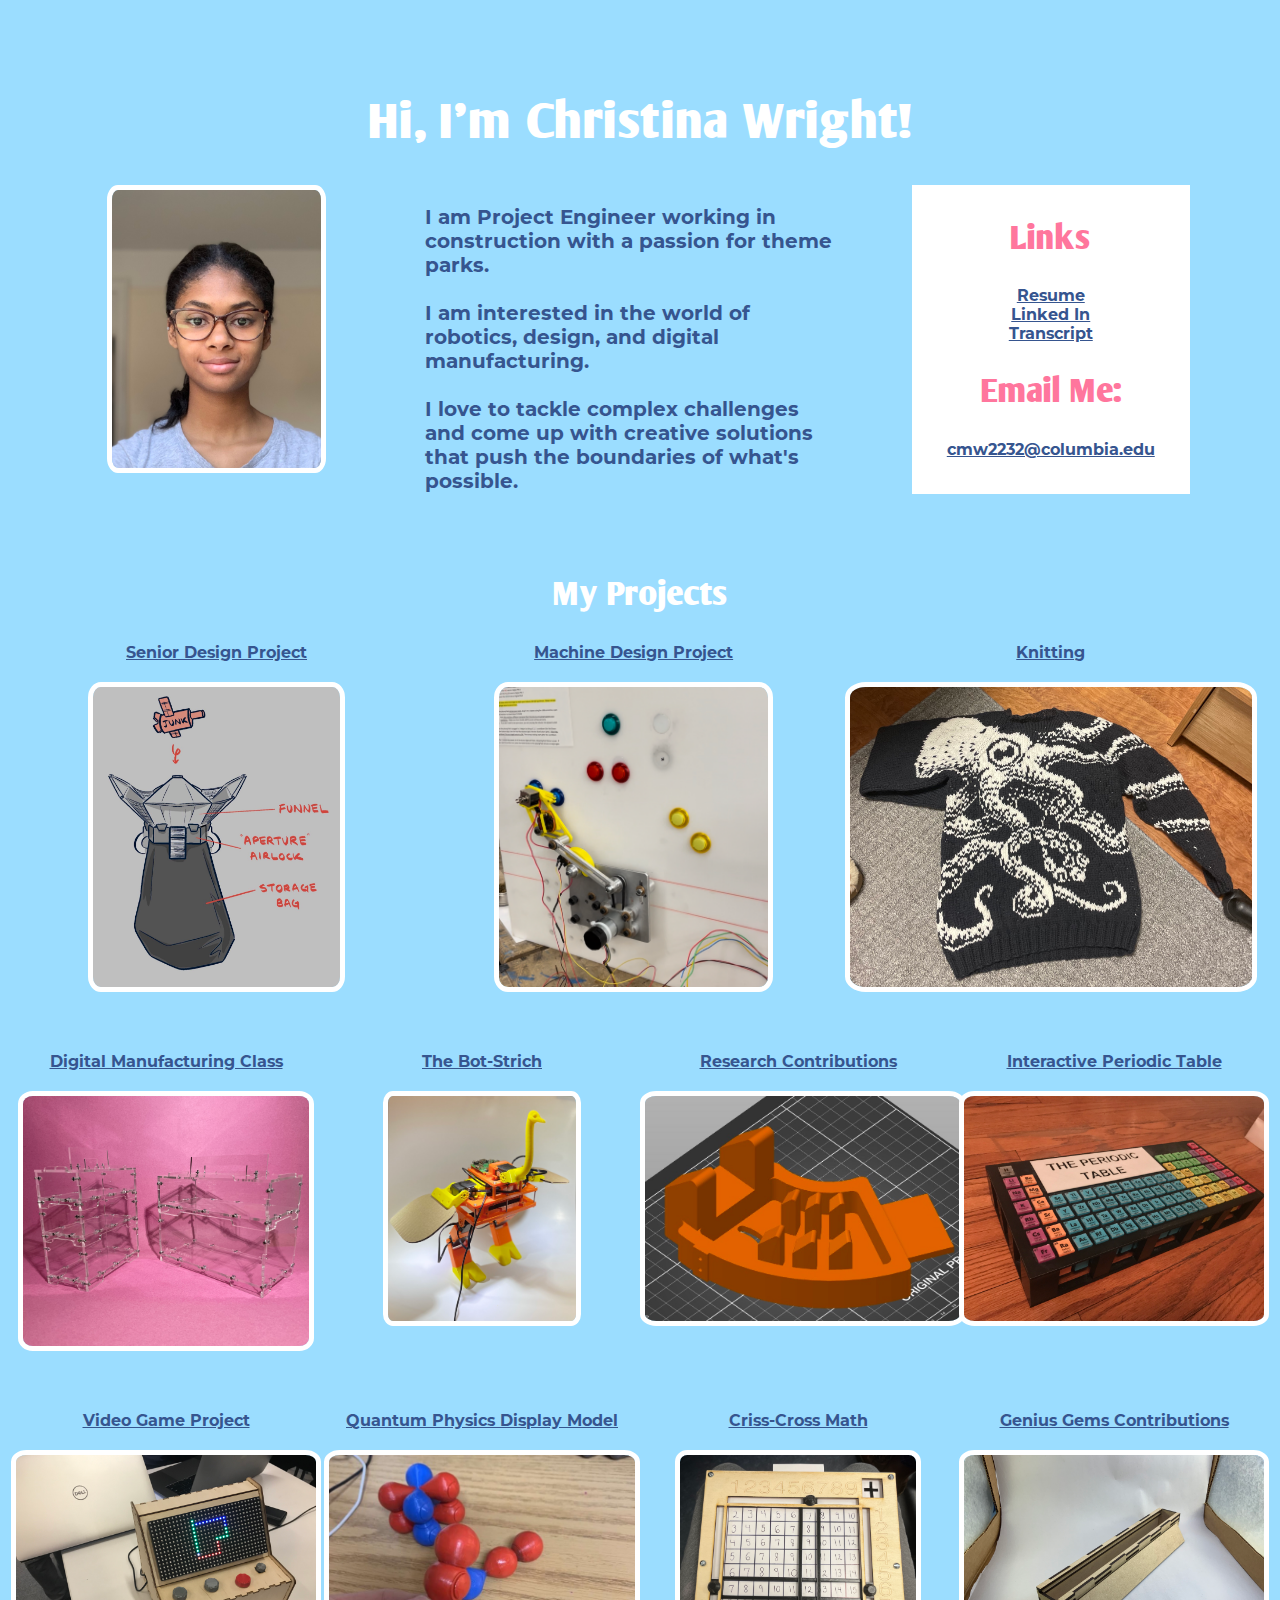
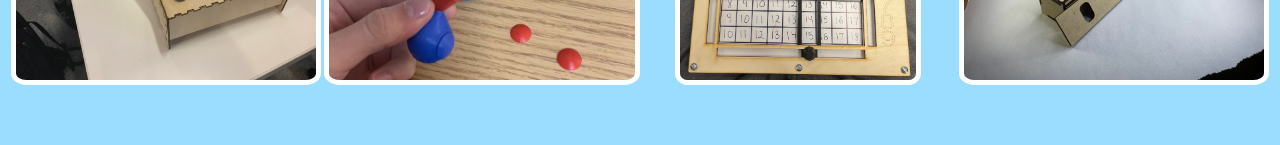
<file: index.html>
<!DOCTYPE html>
<html>
<head>
    <link type="text/css" rel="stylesheet" href="styles.css">
</head>

<style>
</style> 

<body>
    
    <div style="padding-top: 50px;">
        <h1>Hi, I'm Christina Wright!</h1>
    </div>

    <div class="row">
        <div class="column3">
            <img id="headshot" src="photos/headshot.jpg" width="50%" height="50%" />
        </div>
        
        <div class="column3">
            
            <p>I am Project Engineer working in construction with a passion for theme parks. <br>
                <br>I am  interested in the world of robotics, design, and digital 
                manufacturing. 
                <br><br>I love to tackle complex challenges and come up with 
                creative solutions that push the boundaries of what's possible.
            </p>
        </div>

        <div class="column3">
            <div class="box" style="width:50%;">
                <h2 style="color:#FF769d">Links</h2>
                <a href="docs/CWrightResume24.docx.pdf">Resume</a>
                <br>
                <a href="https://www.linkedin.com/in/christina-wright-4265b4177" URL>Linked In</a>
                <br>
                <a href="docs/CWright Transcript Final.pdf.pdf">Transcript</a>
                <h2 style="color:#FF769d">Email Me:</h2>
                <a href="mailto:cmw2232@columbia.edu? subject=I've seen your portfolio...">cmw2232@columbia.edu</a>
                
            </div>
        </div>
        
    </div>

   

    <div class="projects">
        <h2>My Projects</h2>
       <div class="row">
        <div class="column3">
            <a href="seniordesign.html">Senior Design Project</a>
            <a href="seniordesign.html"><img src="photos/senior design/Concept Sketch.jpg" style="height:300px; width:auto;"/></a>
        </div>
        <div class="column3">
            <a href="machine design.html">Machine Design Project</a>
            <a href="machine design.html"><img src="photos/machinedesign/LinkageFinal icon.jpg" style="height:300px; width:auto;"/></a>
        </div>
        
        <div class="column3">
            <a href="knitting.html">Knitting</a>
            <a href="knitting.html"><img src="photos/knitting/octofront.jpg"style="height:300px; width:auto;"/></a>


        </div>
        
        
       </div>
        <div class="row">
            
            <div class="column4">
                <a href="digitalmanufacturing.html">Digital Manufacturing Class</a>
                <a href="digitalmanufacturing.html"><img src="photos/digital manufacturing/Laser Cut Box.jpg" style="height:250px; width:auto;"/></a>
            </div>
            
            <div class="column4">
                <a href="botstrich.html">The Bot-Strich</a>
                <a href="botstrich.html"><img src="photos/final.jpg" /></a>
                
            </div>
            
            <div class="column4">
                <a href="cmresearch.html">Research Contributions</a>
                <a href="cmresearch.html"><img src="photos/research/version3.jpg" /></a>
            </div>
            <div class="column4">
                <a href="periodictable.html">Interactive Periodic Table</a>
                <a href="periodictable.html"><img src="photos/periodictable.jpg" /></a>
                
            </div>
        </div>
        <div class="row">
            
            <div class="column4">
                <a href="videogame.html">Video Game Project</a>
                <a href="videogame.html"><img src="photos/videogame/videogame.jpg" /></a>
                
            </div>
            <div class="column4">
                <a href="quantumphysics.html">Quantum Physics Display Model</a>
                <a href="quantumphysics.html"><img src="photos/atomicbonding/atomicbonding3.JPG" /></a>
                
            </div>
            
            <div class="column4">
                <a href="crisscrossmath.html">Criss-Cross Math</a>
                <a href="crisscrossmath.html"><img src="photos/crisscross.jpg" /></a>
                
            </div>

            <div class="column4">
                <a href="geniusgems.html">Genius Gems Contributions</a>
                <a href="geniusgems.html"><img src="photos/geniusgems/wandboxopen.jpeg" /></a>
                
             
            </div>
            
            
        </div>
    </div>
   
</body>
</html>
</file>
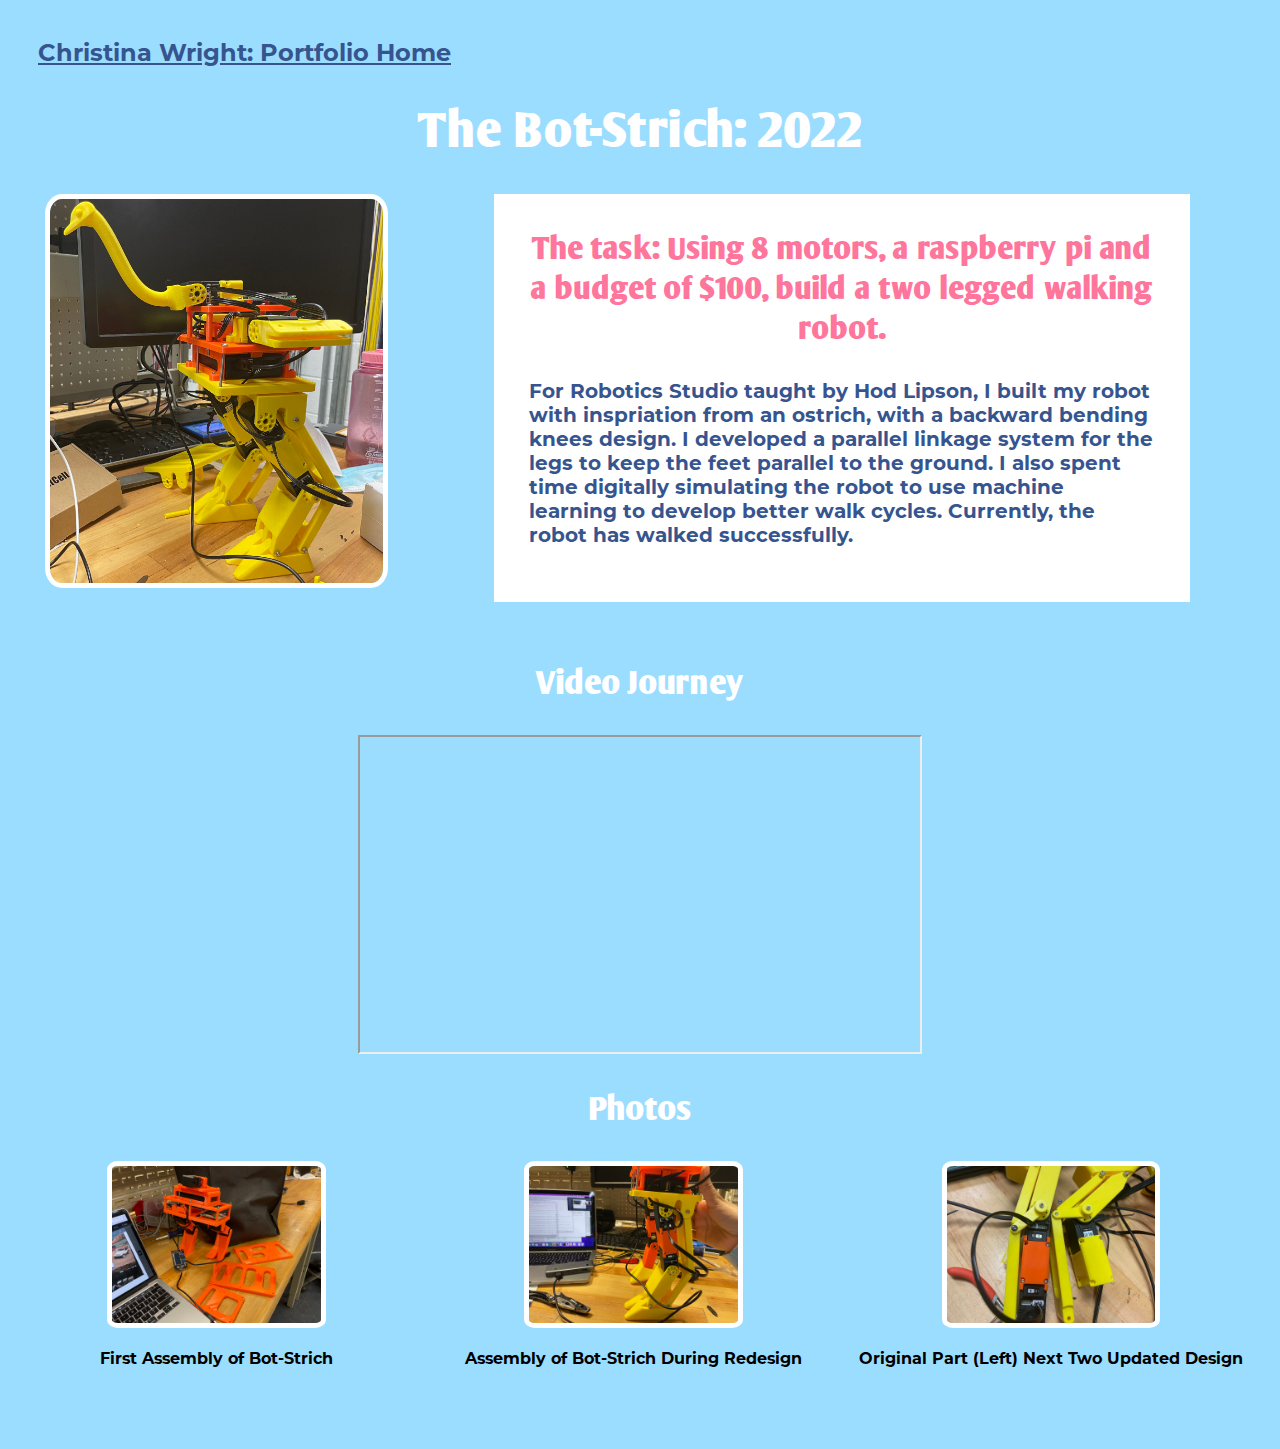
<file: botstrich.html>
<!DOCTYPE html>
<html>
<head>
    <link type="text/css" rel="stylesheet" href="styles.css">
</head>

<body>
    <nav>

        <a href="index.html">Christina Wright: Portfolio Home</a>
    </nav>

    <div>
        <h1>The Bot-Strich: 2022</h1>
    </div>
    
    <div class="row">

        <div class="column3"> 
            <img id="" src="photos/final design.jpg" width="80%" height="80%"/>    
        </div>

        <div class="column23">
            <div class="box" style="width:75%;">
                
                <h3>The task: Using 8 motors, a raspberry pi and a budget of $100, build 
                    a two legged walking robot.
                </h3>
                <p>For Robotics Studio taught by Hod Lipson,
                    I built my robot with inspriation from an ostrich,
                    with a backward bending knees design. I developed a parallel linkage
                    system for the legs to keep the feet parallel to the ground. I
                    also spent time digitally simulating the robot to use machine learning to develop 
                    better walk cycles. Currently, the robot has walked successfully. </p>
            </div>
        </div>

     </div>

     <div> 
        <h2>Video Journey</h2>      
        
    </div>
    <div >
        <iframe width="560" height="315" src="https://www.youtube.com/embed/MS786f2utjY" 
        title="YouTube video player"
        allow="accelerometer; autoplay; clipboard-write; encrypted-media; gyroscope; picture-in-picture" 
        allowfullscreen>
            mute=1
        </iframe>
    </div>
        
    
    
  

    <div> 
        <h2>Photos</h2>      
        
    </div>
    


        
    <div class="row">  
        <div class="column3">
              
            <img id="" src="photos/first_assembly.jpg" width="50%" height="50%" /> 
            <h4> First Assembly of Bot-Strich</h4>           
        </div>

        <div class="column3"> 
            <img id="" src="photos/second_assembly.jpg" width="50%" height="50%" />
            <h4>Assembly of Bot-Strich During Redesign</h4>
            
        </div>

        <div class="column3"> 
            <img id="" src="photos/shin_update.jpg" width="50%" height="50%" />
            <h4>Original Part (Left) Next Two Updated Design</h4>
            
        </div>
    </div>
   
</body>
</file>
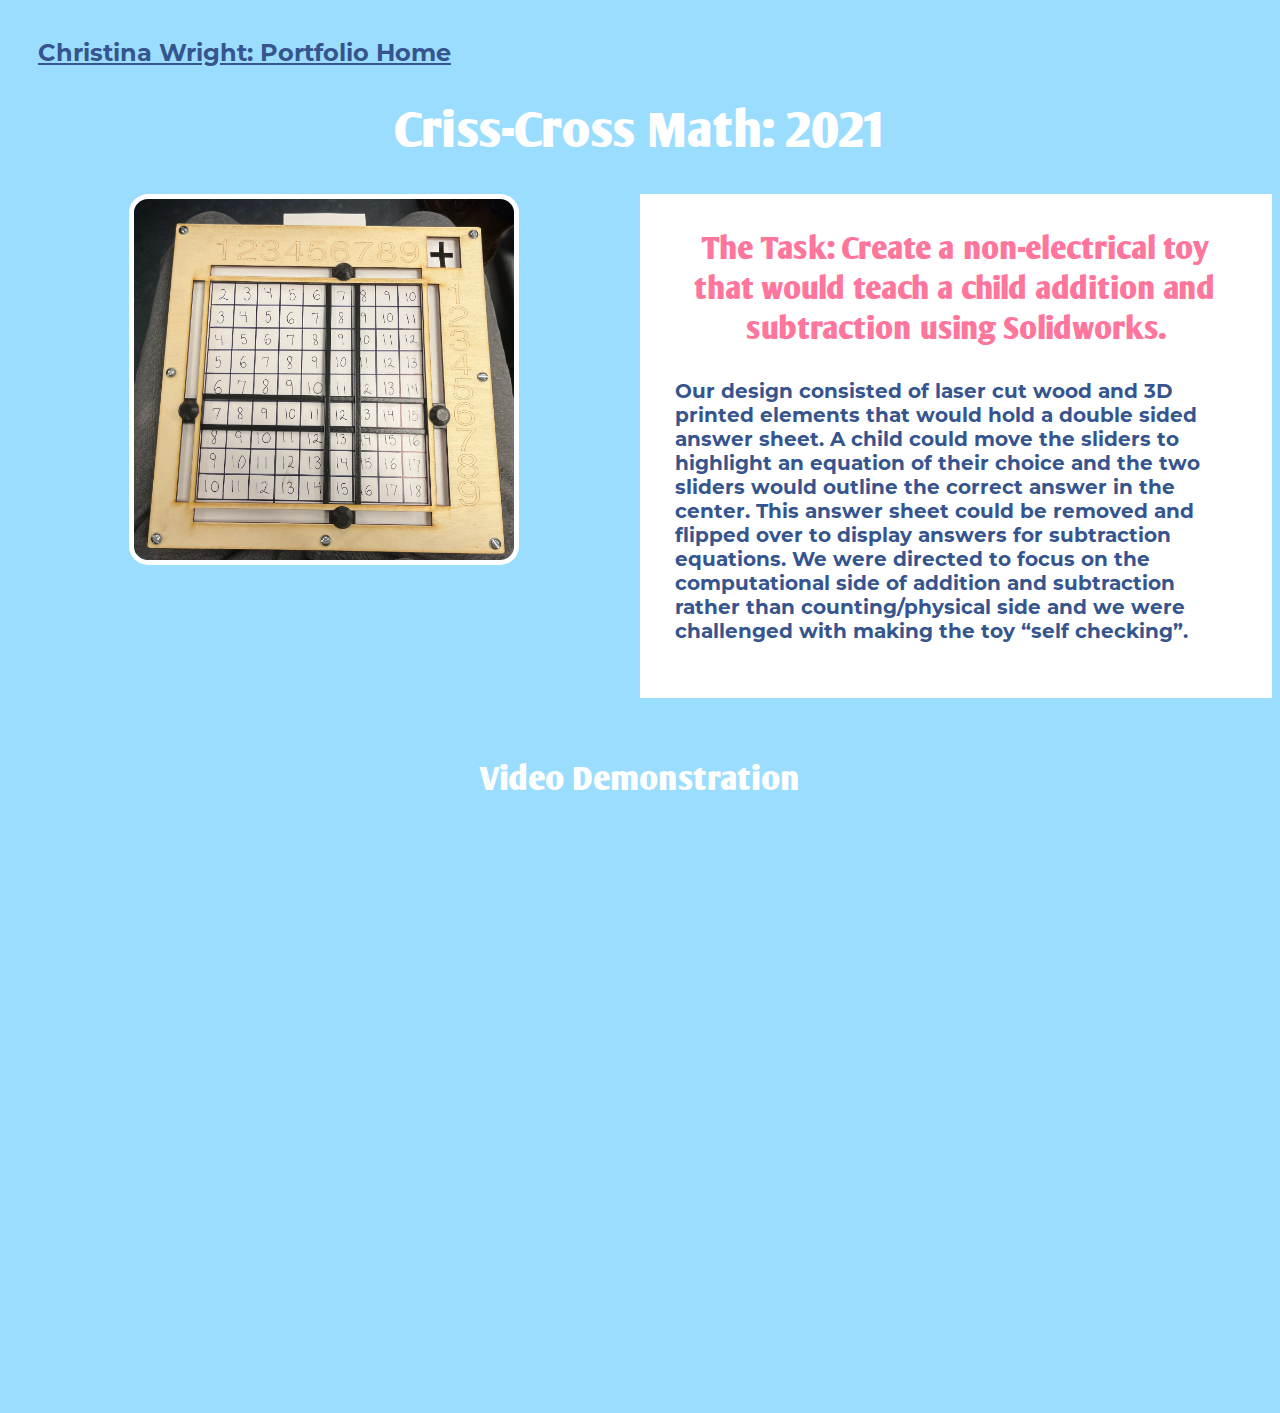
<file: crisscrossmath.html>
<!DOCTYPE html>
<html>
<head>
    <link type="text/css" rel="stylesheet" href="styles.css">
</head>

<body>
    <nav>

        <a href="index.html">Christina Wright: Portfolio Home</a>
    </nav>
    <div>
        <h1>Criss-Cross Math: 2021</h1>
    </div>
    
    <div class="row">
            <div class="column">
                <img id="" src="photos/crisscross.jpg" width="60%" height="60%" />
            </div>
            <div class="column">
                <div class="box">
                    <h3>
                        The Task: Create a 
                        non-electrical toy that would teach a child addition 
                        and subtraction using Solidworks. 

                    </h3>
                    <p>
                        Our design consisted of laser cut wood and 3D printed 
                        elements that would hold a double sided answer sheet. 
                        A child could move the sliders to highlight an equation 
                        of their choice and the two sliders would outline the 
                        correct answer in the center. This answer sheet could 
                        be removed and flipped over to display answers for 
                        subtraction equations. We were directed to focus on 
                        the computational side of addition and subtraction 
                        rather than counting/physical side and we were 
                        challenged with making the toy “self checking”.

                    </p>
                </div>
            </div>
    </div>
    <div>
        <h2>
            Video Demonstration
        </h2>
        
    </div>
    <div>
        <iframe width="320" height="548" 
        src="https://www.youtube.com/embed/jI9a30kFdfA" 
        title="Criss Cross Math Demonstration" frameborder="0" 
        allow="accelerometer; autoplay; clipboard-write; encrypted-media; 
        gyroscope; picture-in-picture" allowfullscreen></iframe>
    </div>
</body>
</file>
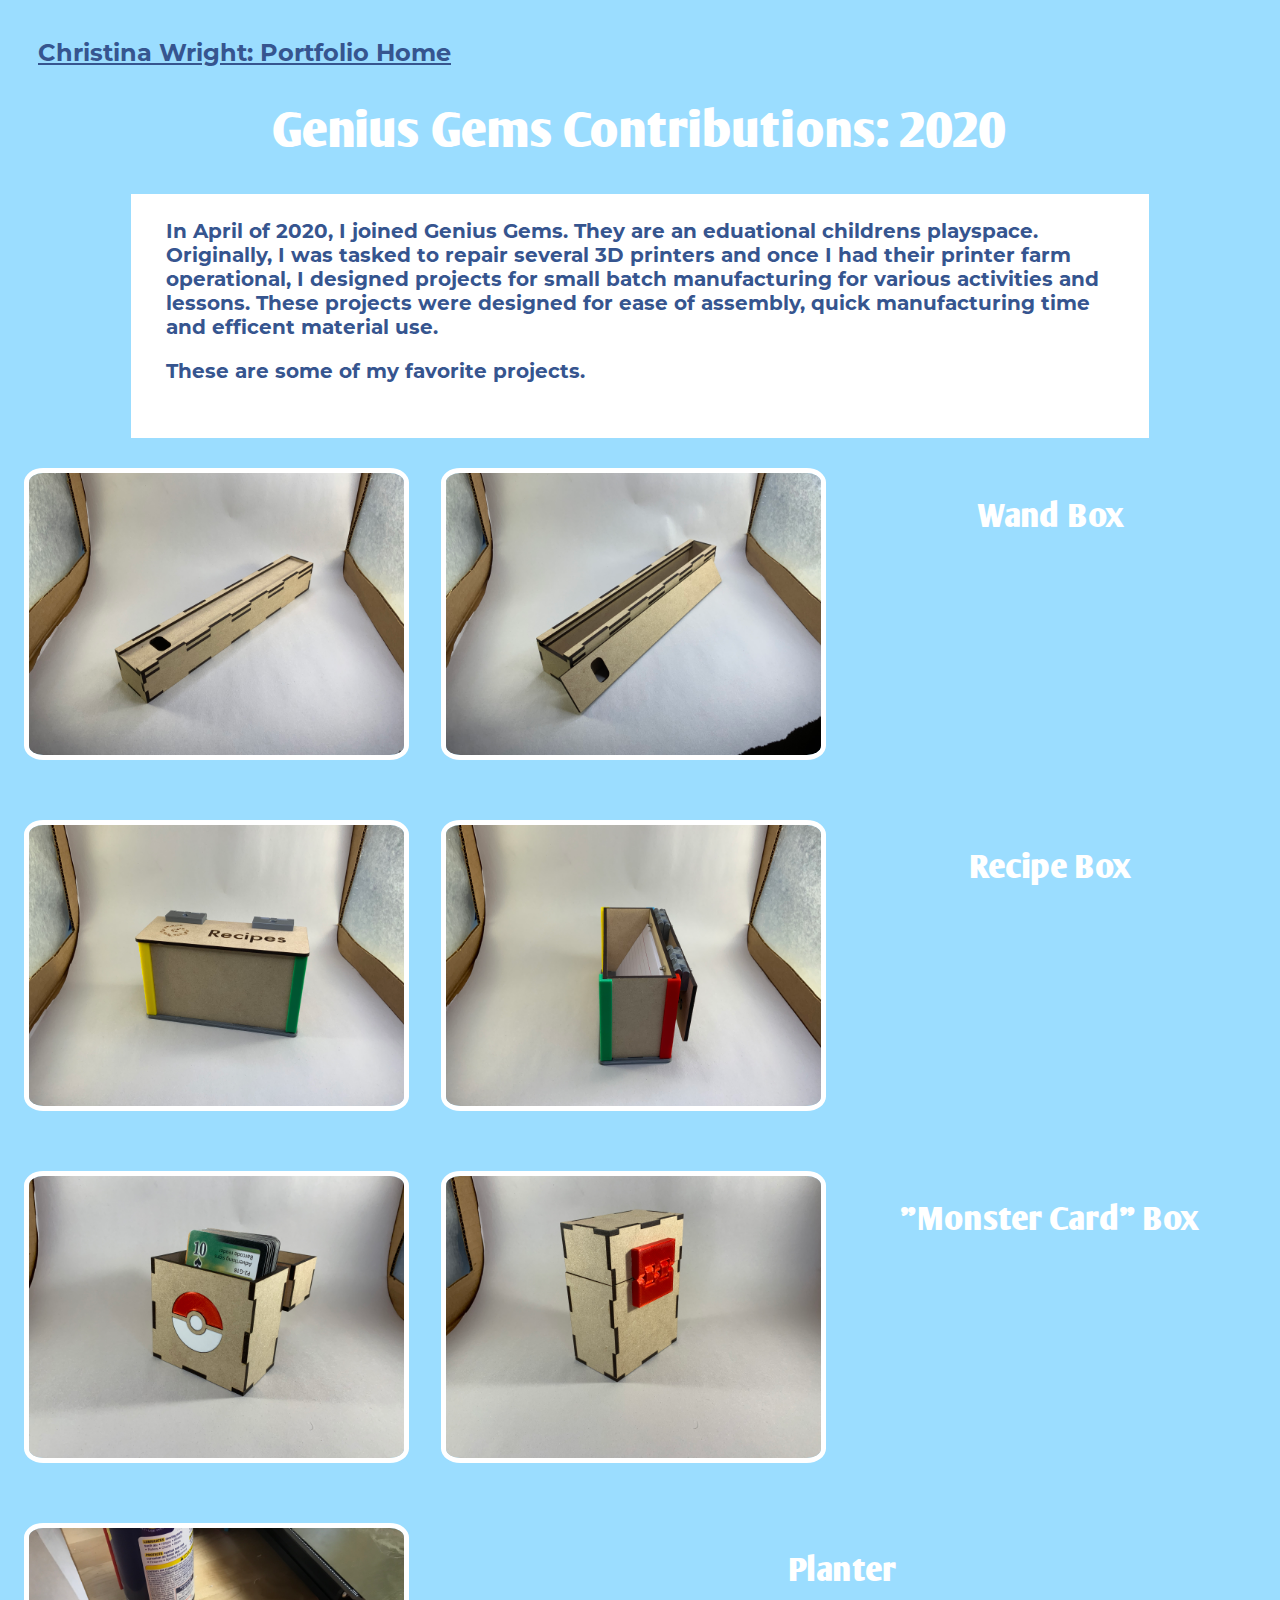
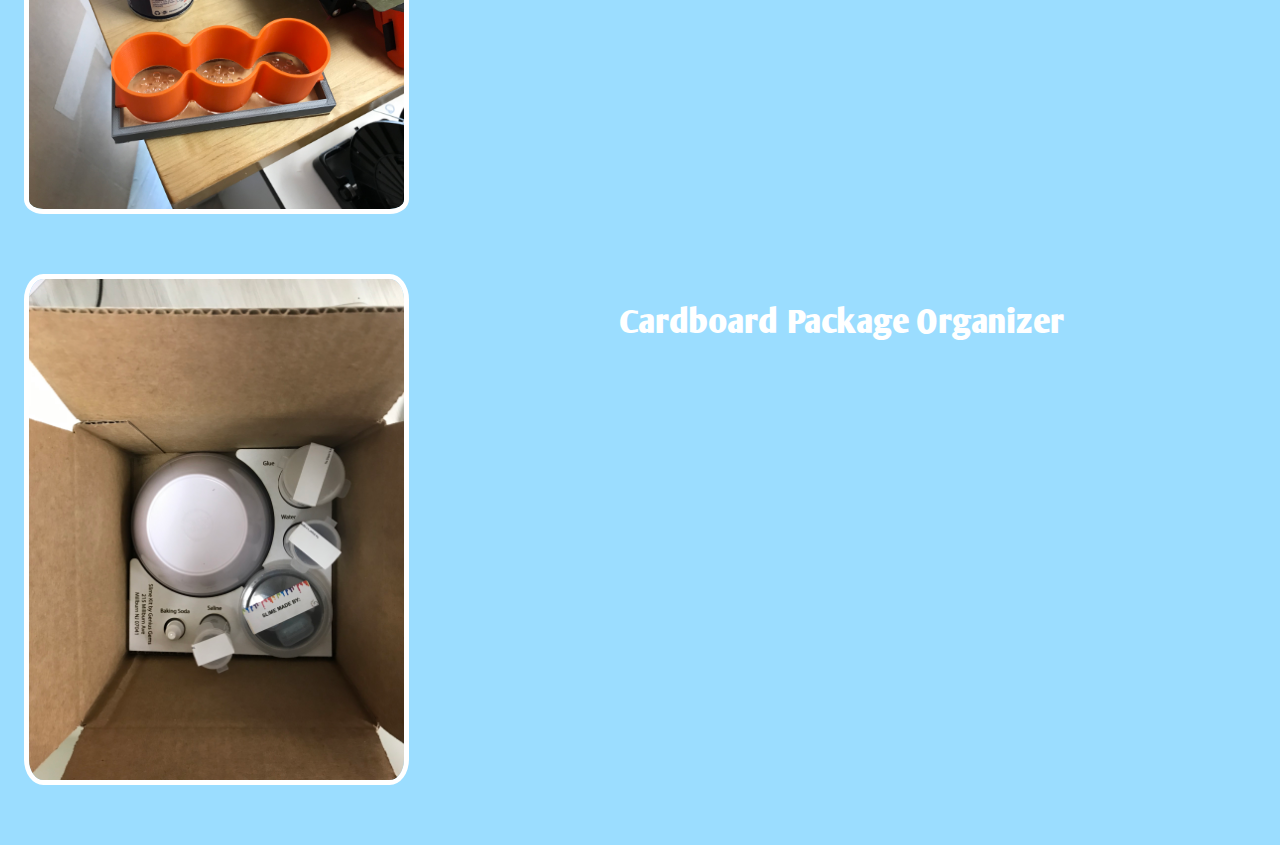
<file: geniusgems.html>
<!DOCTYPE html>
<html>
<head>
    <link type="text/css" rel="stylesheet" href="styles.css">
</head>

<body>
    <nav>
        <a href="index.html">Christina Wright: Portfolio Home</a>
    </nav>
    
    <div>
        <h1>Genius Gems Contributions: 2020</h1>
    </div>
    <div>
        <div class="box" style="width:75%;">
            <p>
                In April of 2020, I joined Genius Gems. They are an eduational childrens playspace.
                Originally, I was tasked to repair several 3D printers and once I 
                had their printer farm operational, I designed projects for small batch manufacturing 
                for various activities and lessons. These projects were designed for ease of 
                assembly, quick manufacturing time and efficent material use.
            </p>
            <p>
                These are some of my favorite projects.
            </p>
        </div>
    </div>

    <div class="row">
        <div class="column3">
            <img src="photos/geniusgems/wandbox.jpeg" width="90%"" height="auto"/>
        </div>
        <div class="column3">
            <img src="photos/geniusgems/wandboxopen.jpeg" width="90%"" height="auto"/>
        </div>
        <div class="column3">
            <h2>Wand Box</h2>
        </div>
    </div>

    <div class="row">
        <div class="column3">
            <img src="photos/geniusgems/recipebox.jpeg" width="90%" height="auto"/>
        </div>
        <div class="column3">
            <img src="photos/geniusgems/recipeboxopen.jpeg" width="90%" height="auto"/>
        </div>
        <div class="column3">
            <h2>Recipe Box</h2>
        </div>
    </div>

    <div class="row">
        <div class="column3">
            <img src="photos/geniusgems/pokebox.jpeg" width="90%" height="auto"/>
        </div>
        <div class="column3">
            <img src="photos/geniusgems/pokeboxback.jpeg" width="90%" height="auto"/>
        </div>
        <div class="column3">
            <h2>"Monster Card" Box</h2>
        </div>
    </div>

    <div class="row">
        <div class="column3">
            <img src="photos/geniusgems/planter.jpg" width="90%" height="auto"/>
        </div>
        <div class="column23">
            <h2>Planter</h2>
        </div>
    </div>

    <div class="row">
        <div class="column3">
            <img src="photos/geniusgems/slimemailer.jpg" width="90%" height="auto"/>
        </div>
        <div class="column23">
            <h2>Cardboard Package Organizer</h2>
        </div>
    </div>


</body>
</file>
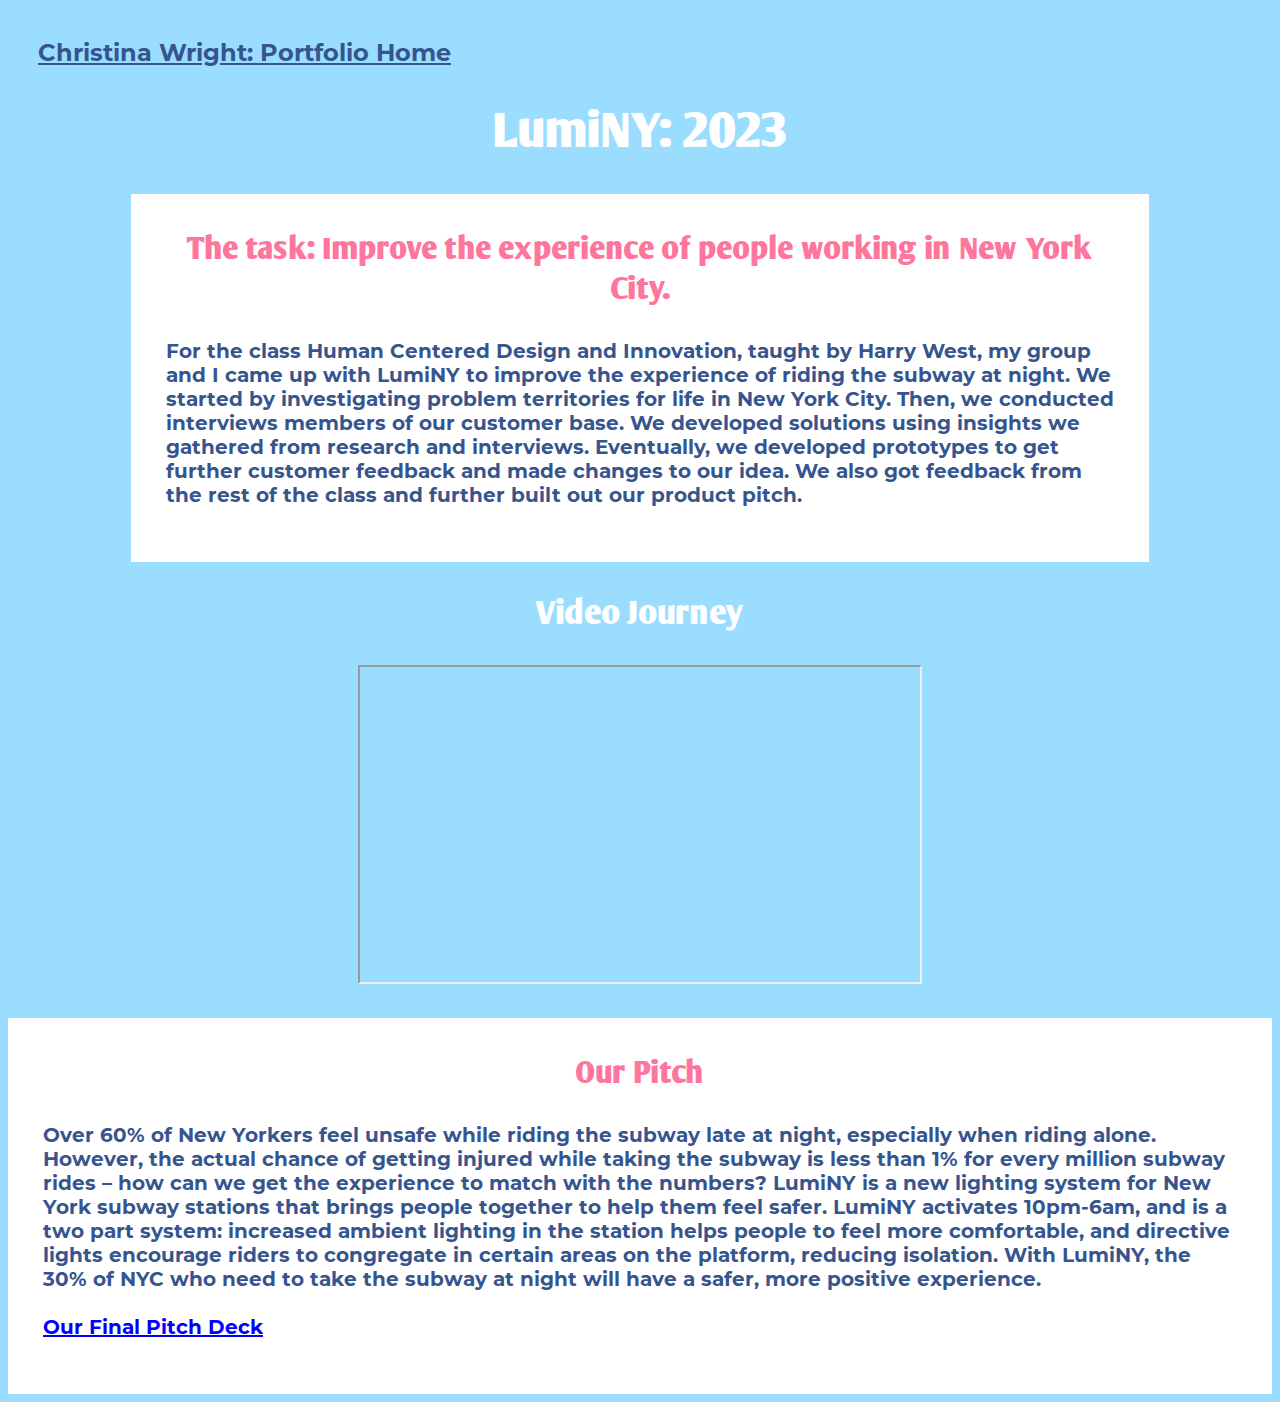
<file: hcdi.html>
<!DOCTYPE html>
<html>
<head>
    <link type="text/css" rel="stylesheet" href="styles.css">
</head>

<body>
    <nav>
        <a href="index.html">Christina Wright: Portfolio Home</a>
    </nav>

    <div>
        <h1>LumiNY: 2023</h1>
    </div>
    
    <div class="row">

        <div class="box" style="width:75%;">
            
            <h3>The task: Improve the experience of people working in New York City. 
            </h3>
            <p>For the class Human Centered Design and Innovation, taught by Harry West, my group and I came up with LumiNY to improve the experience of 
            riding the subway at night. We started by investigating problem territories for life in New York City. Then, we
            conducted interviews members of our customer base. We developed solutions using insights we gathered from research and interviews.
            Eventually, we developed prototypes to get further customer feedback and made changes to our idea. We also got 
            feedback from the rest of the class and further built out our product pitch.</p>
        </div>
      

     </div>

     <div> 
        <h2>Video Journey</h2>      
        
    </div>
    <div >
        <iframe width="560" height="315" src="https://www.youtube.com/embed/9h1hXKQ6p2s" 
        title="YouTube video player"
        allow="accelerometer; autoplay; clipboard-write; encrypted-media; gyroscope; picture-in-picture" 
        allowfullscreen>
            mute=1
        </iframe>
    </div>
        
    
    
  

    <div class="box"> 
        <h3>Our Pitch</h3>   
        <p> 
            Over 60% of New Yorkers feel unsafe while riding the subway late at night, 
            especially when riding alone. However, the actual chance of getting injured 
            while taking the subway is less than 1% for every million subway rides – how 
            can we get the experience to match with the numbers? LumiNY is a new lighting 
            system for New York subway stations that brings people together to help them feel safer. 
            LumiNY activates 10pm-6am, and is a two part system: increased ambient lighting 
            in the station helps people to feel more comfortable, and directive lights encourage 
            riders to congregate in certain areas on the platform, reducing isolation. 
            With LumiNY, the 30% of NYC who need to take the subway at night will have a safer, more positive experience.
            <br><br>
            <a href="docs/Concept Development Case Presentation .pdf" style="text-align: center; color:blue;">Our Final Pitch Deck</a>
        </p>  
        
    </div>
   
</body>
</file>
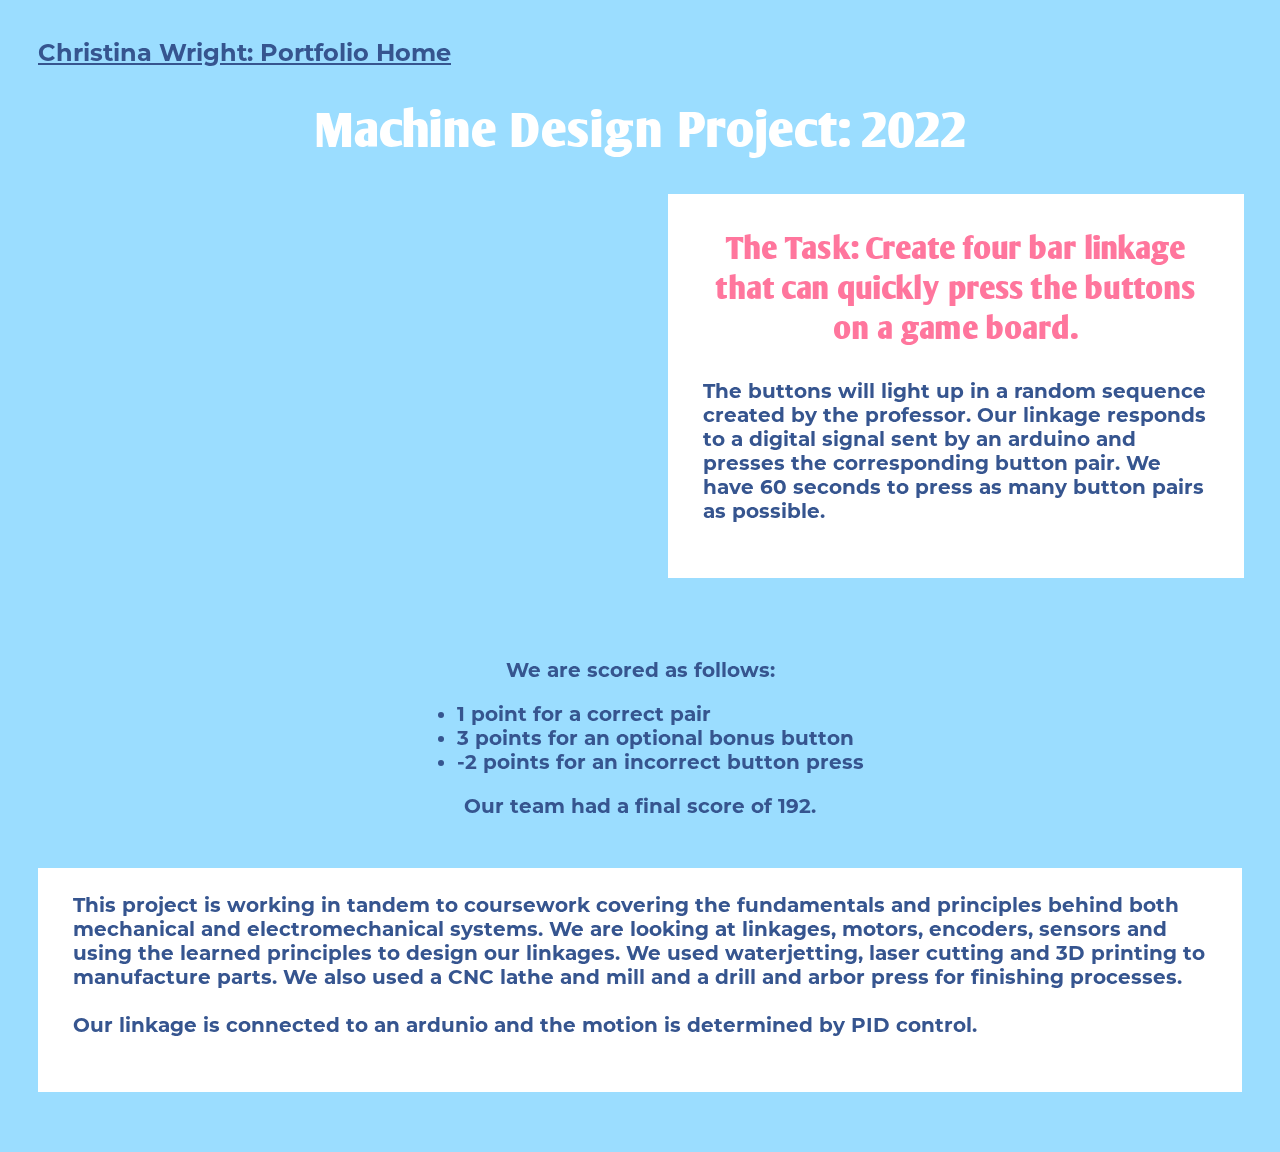
<file: machine design.html>
<!DOCTYPE html>
<html>
<head>
    <link type="text/css" rel="stylesheet" href="styles.css">
</head>

<body>
    <nav>
        <a href="index.html">Christina Wright: Portfolio Home</a>
    </nav>

    <div>
        <h1>Machine Design Project: 2022</h1>
    </div>
    
    
    <div class="row">
        <div class="column">
            <div>
                <iframe width="560" height="315" src="https://www.youtube.com/embed/4Hy7WQhtaJ8" 
                title="YouTube video player" frameborder="0" 
                allow="accelerometer; autoplay; clipboard-write; encrypted-media; gyroscope; picture-in-picture; web-share" 
                allowfullscreen></iframe>
            </div>
        </div>
        <div class="column">
            <div class="box" style="width:80%">
                <h3>
                    The Task: Create four bar linkage that can quickly press the buttons
                    on a game board.
        
                                
                </h3>
                    <p>
                        The buttons will light up in a random sequence created by the professor. Our linkage
                        responds to a digital signal sent by an arduino and presses the corresponding button pair.
                        We have 60 seconds to press as many button pairs as possible. 
                        
        
                    </p>
                          
            </div>
        </div>
       
    </div>   
   
  
   

    <div>
       <div class="box2" s>
        
                <div style="display:inline-block; margin-left:auto; margin-right:auto;">        
                    <p style="text-align:center;">We are scored as follows: </p>
                    <ul>
                        <li>1 point for a correct pair </li>
                        <li>3 points for an optional bonus button</li>
                        <li> -2 points for an incorrect button press </li>
                    
                    </ul>
                    <p style="text-align:center;">Our team had a final score of 192. </p>
                </div>
                
                <div class="box">
                <p>This project is working in tandem to coursework covering the fundamentals and principles behind both mechanical and 
                electromechanical systems. We are looking at linkages, motors, encoders, sensors and using 
                the learned principles to design our linkages. We used waterjetting, laser cutting and 3D printing to manufacture parts.
                We also used a CNC lathe and mill and a drill and arbor press for finishing processes.

                <br><br>Our linkage is connected to an ardunio and the motion is determined by PID control.
                </p>
            </div>
       </div> 
    <div>
</body>
</file>
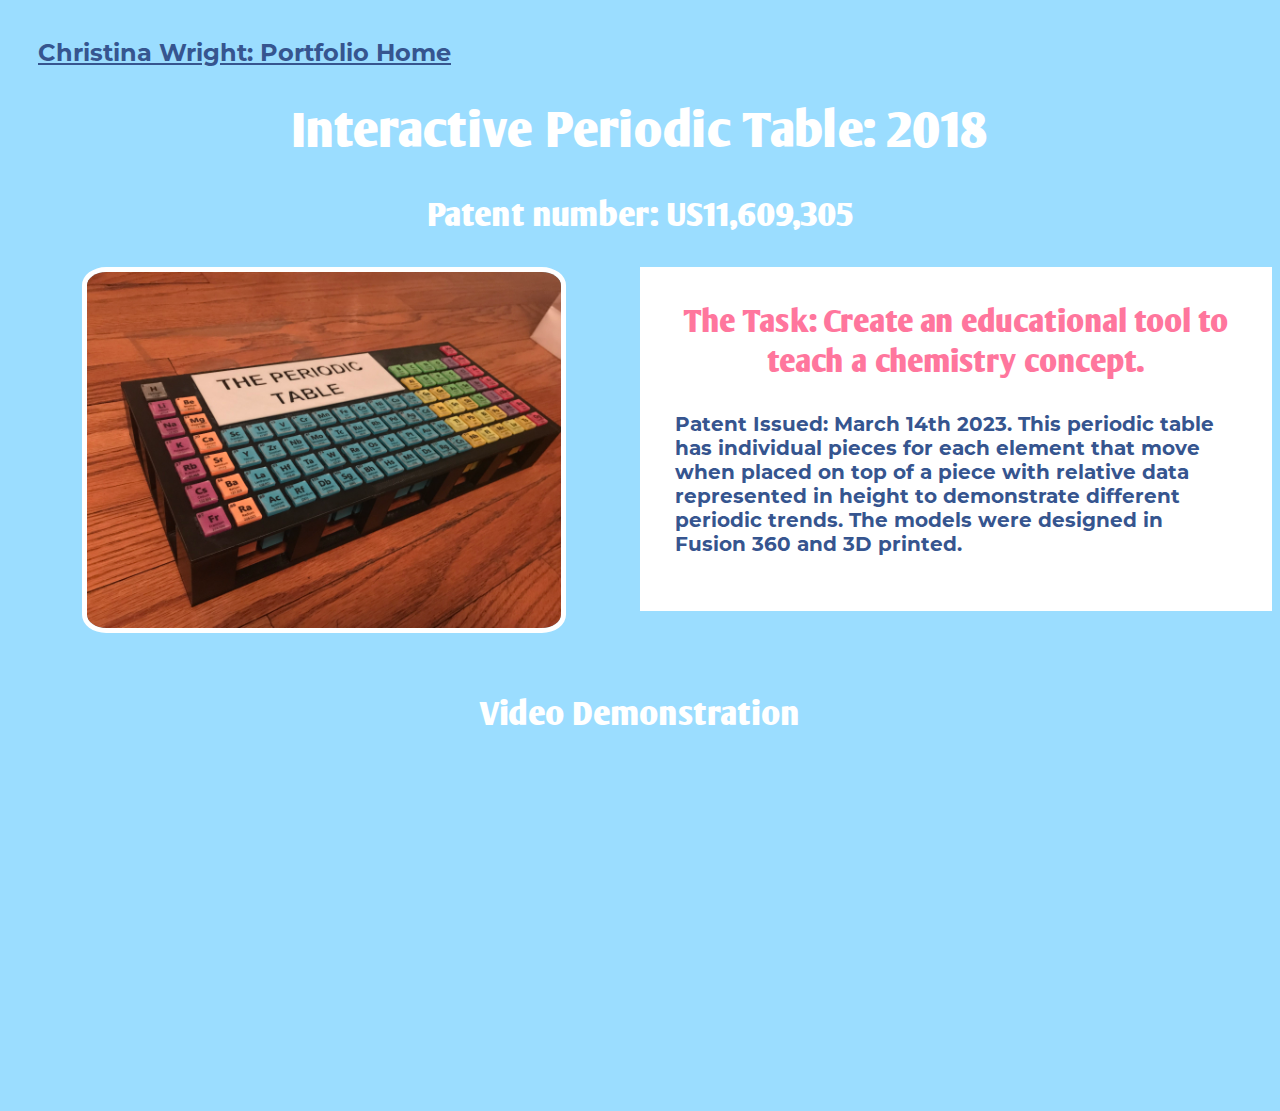
<file: periodictable.html>
<!DOCTYPE html>
<html>
<head>
    <link type="text/css" rel="stylesheet" href="styles.css">
</head>

<body>
    <nav>
        <a href="index.html">Christina Wright: Portfolio Home</a>
    </nav>
    
    <div>
        <h1>Interactive Periodic Table: 2018</h1>
        <h2>Patent number: US11,609,305</h2>
    </div>
    
    
    <div class="row">
            <div class="column">
                <img id="" src="photos/periodictable.jpg" width="75%" height="75%" />
            </div>
            <div class="column">
                <div class="box">
                    <h3>
                        The Task: Create an educational tool 
                        to teach a chemistry concept. 

                    </h3>
                    <p>
                        Patent Issued: March 14th 2023. This periodic table has 
                        individual pieces for each element that move when 
                        placed on top of a piece with relative data represented
                        in height to demonstrate different periodic trends.
                        The models were designed in Fusion 360 and 3D 
                        printed.


                    </p>
                </div>
            </div>
    </div>
    <div>
        <h2>
            Video Demonstration
        </h2>

        <iframe width="560" height="315" 
        src="https://www.youtube.com/embed/7pP3sz2NsPU" 
        title="YouTube video player" frameborder="0" 
        allow="accelerometer; autoplay; clipboard-write; encrypted-media; 
        gyroscope; picture-in-picture" allowfullscreen>
        mute=1
        </iframe>
        
    </div>
</body>
</file>
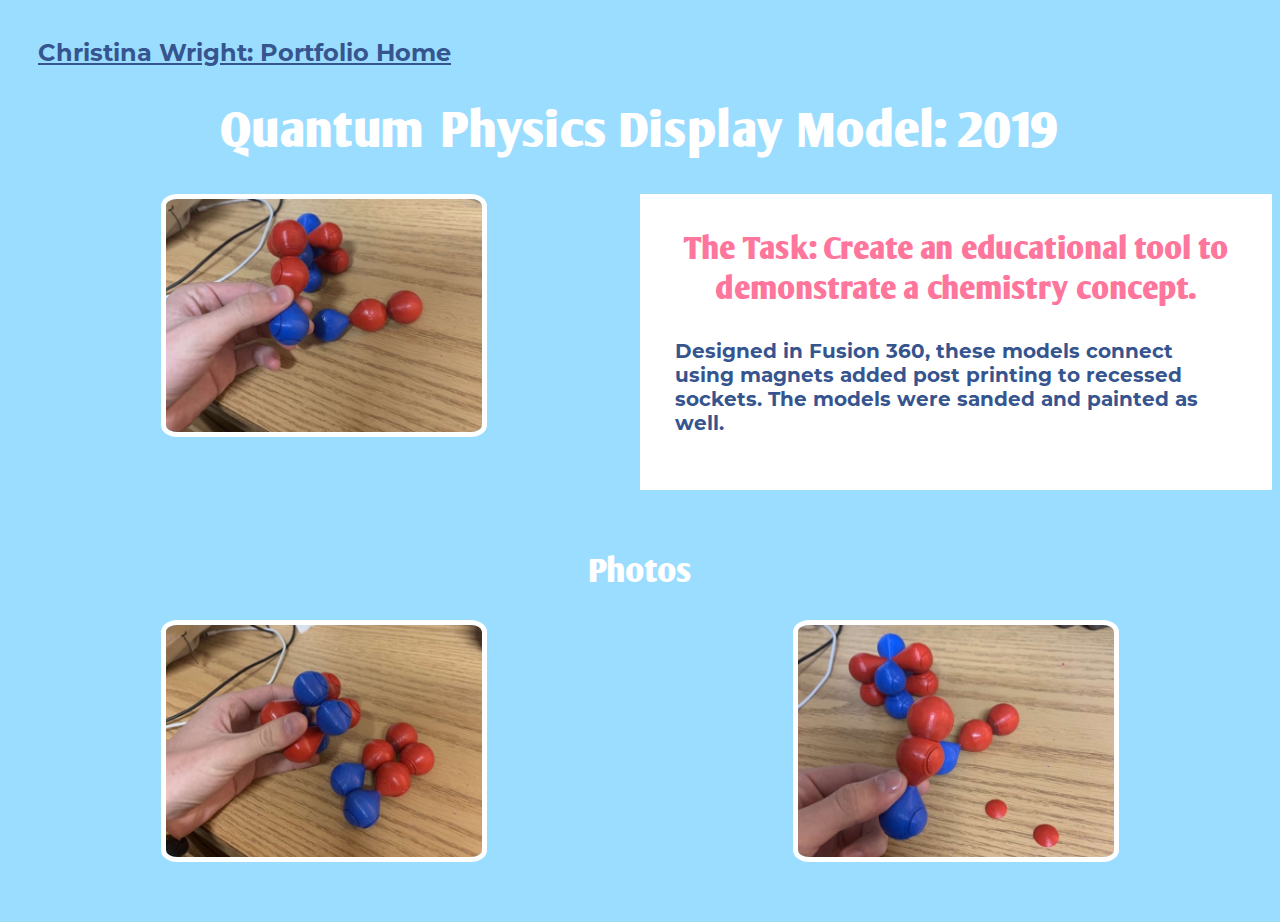
<file: quantumphysics.html>
<!DOCTYPE html>
<html>
<head>
    <link type="text/css" rel="stylesheet" href="styles.css">
</head>

<body>
    <nav>
        <a href="index.html">Christina Wright: Portfolio Home</a>
    </nav>
    
    <div>
        <h1>Quantum Physics Display Model: 2019</h1>
    </div>
    
    <div class="row">
            <div class="column">
                
                <img src="photos/atomicbonding/atomicbonding1.JPG" width=50% height=50%/>
                
            </div>
            <div class="column">
                <div class="box">
                    <h3>
                        The Task: Create an educational tool to demonstrate a chemistry concept.

                    </h3>
                    <p>
                        Designed in Fusion 360, these models connect using magnets added post printing 
                        to recessed sockets. The models were sanded and painted as well. 


                    </p>
                </div>
            </div>
    </div>
    
    <div>
        <h2>
            Photos
        </h2>
        <div class="row">
            <div class="column">
                <img src="photos/atomicbonding/atomicbonding2.JPG" width=50% height=50%/>
            
            </div>
            <div class="column">
                <img src="photos/atomicbonding/atomicbonding3.JPG" width=50% height=50%/>
                
            </div>
        </div>    
    </div>
</body>
</file>
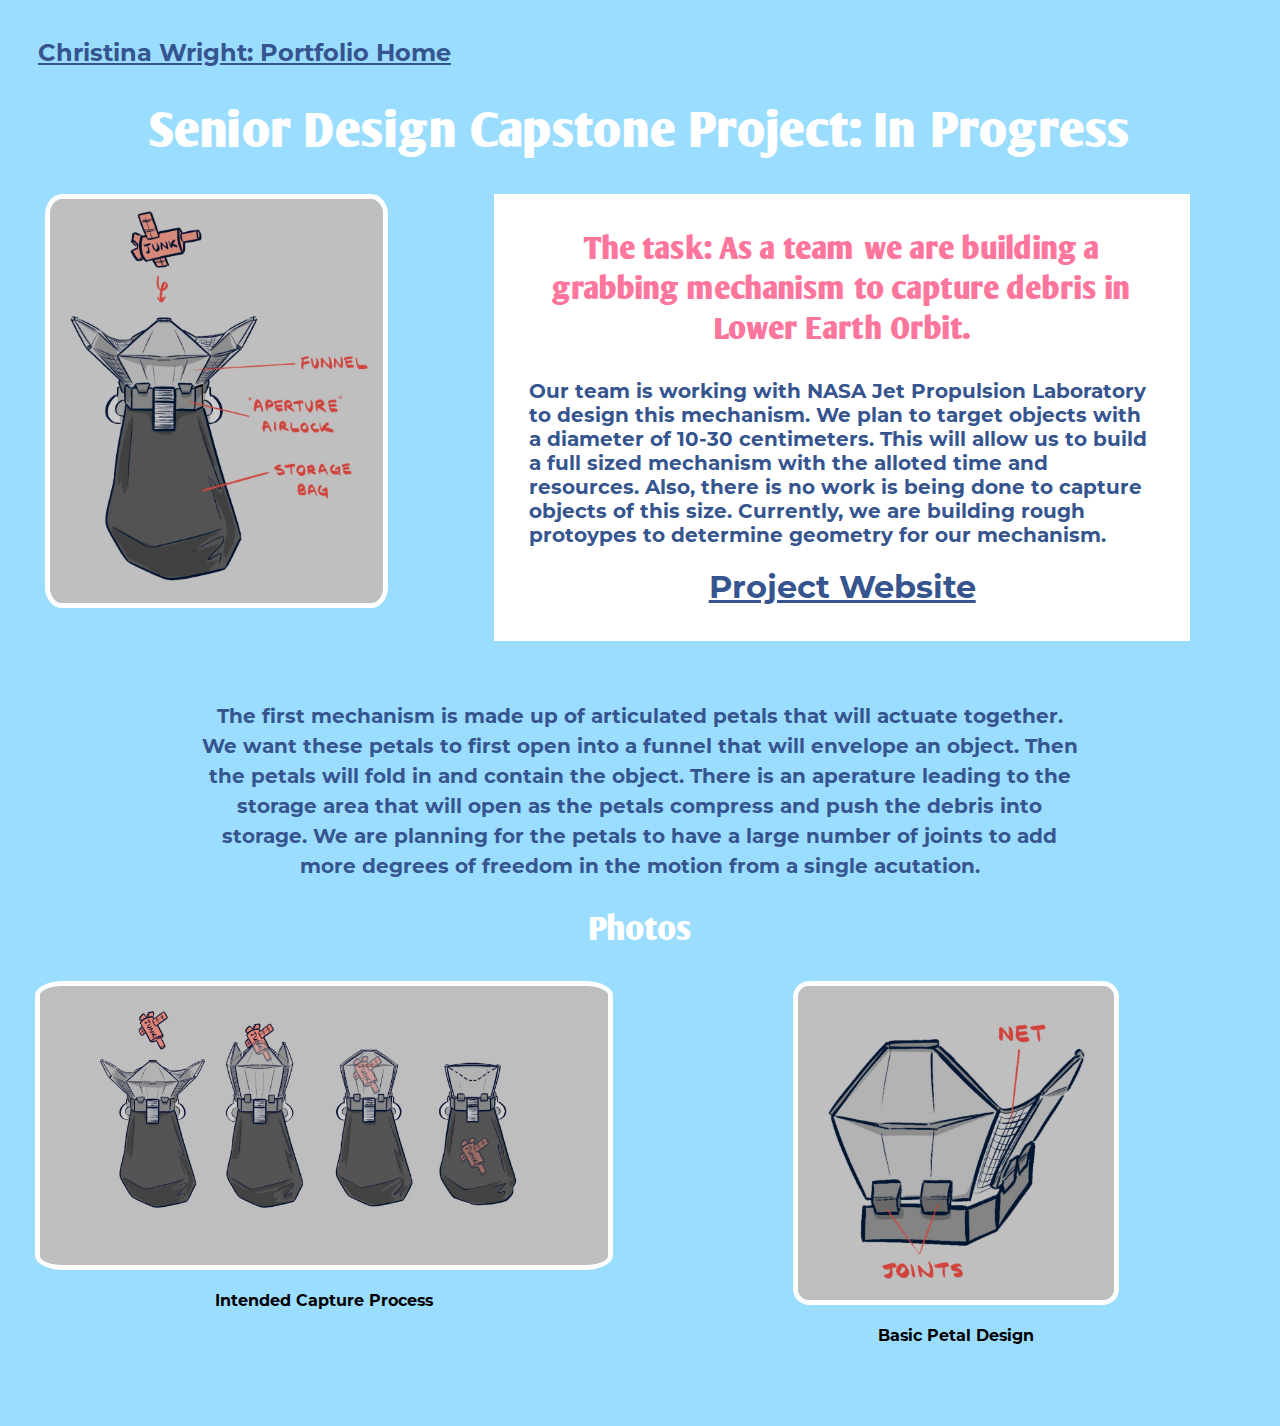
<file: seniordesign.html>
<!DOCTYPE html>
<html>
<head>
    <link type="text/css" rel="stylesheet" href="styles.css">
</head>

<body>
    <nav>

        <a href="index.html">Christina Wright: Portfolio Home</a>
    </nav>
    

    <div>
        <h1>Senior Design Capstone Project: In Progress</h1>
    </div>
    
    <div class="row">

        <div class="column3"> 
            <img id="" src="photos/senior design/Concept Sketch.jpg" width="80%" height="80%"/>    
        </div>

        <div class="column23">
            <div class="box" style="width:75%;">
                
                <h3>The task: As a team we are building a grabbing mechanism to capture debris in Lower
                    Earth Orbit.
                </h3>
                <p>Our team is working with NASA Jet 
                    Propulsion Laboratory to design this mechanism. We plan to target objects
                    with a diameter of 10-30 centimeters. This will allow us to
                    build a full sized mechanism with the alloted time and resources. Also, there is no work is being done to capture objects of this size. 
                    Currently, we are building rough protoypes to determine geometry for our mechanism. </p>

                    <a href="https://team5demi.github.io/" style="font-size: 32px;">Project Website</a>
            </div>

        </div>

     </div>

    <div style="width:70%; margin: 0 auto;" >
        
        <p  style="text-align: center; line-height: 1.5em;">
        The first mechanism is made up of articulated petals that 
        will actuate together. We want these petals to first open into 
        a funnel that will envelope an object. Then the petals will fold
        in and contain the object. There is an aperature leading 
        to the storage area that will open as the petals compress and 
        push the debris into storage. We are planning for the petals to have
        a large number of joints to add more degrees of freedom in the motion from
        a single acutation.
        </p>
    </div>

    <div> 
        <h2>Photos</h2>      
        
    </div>
    


    <div class="row">
        <div class="column">
        <img id="" src="photos/senior design/capture process sketch.jpg" width="90%" height="auto" /> 
            <h4> Intended Capture Process</h4>   
        </div>     
        <div class="column">
            <img id="" src="photos/senior design/petals sketch.jpg" width="50%" height="50%" />
            <h4>Basic Petal Design</h4>
        </div>   
    </div>    
    
   
</body>
</file>
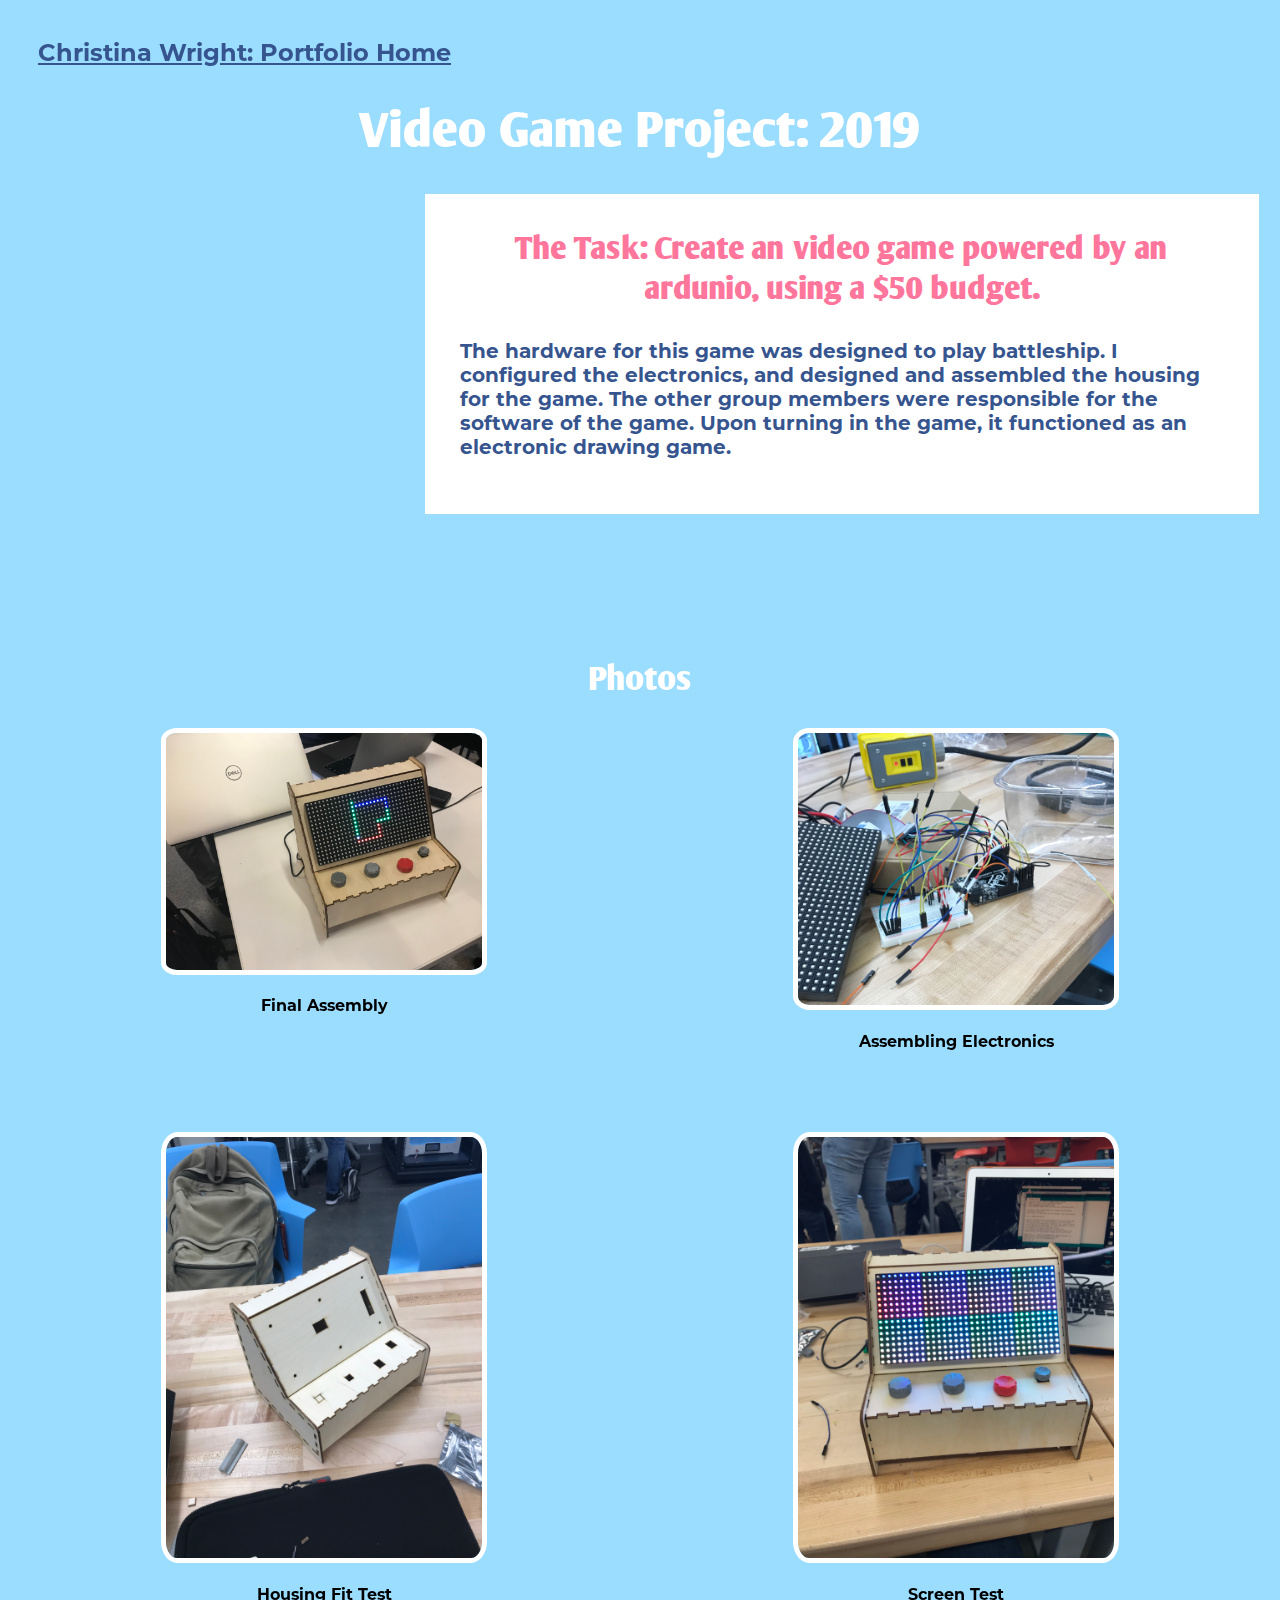
<file: videogame.html>
<!DOCTYPE html>
<html>
<head>
    <link type="text/css" rel="stylesheet" href="styles.css">
</head>

<body>
    <nav>
        <a href="index.html">Christina Wright: Portfolio Home</a>
    </nav>
    
    <div>
        <h1>Video Game Project: 2019</h1>
    </div>
    
    <div class="row">
            <div class="column3">
                
                <iframe width="auto" height="400" 
                src="https://www.youtube.com/embed/Ifp_zZFsKHI" 
                title="Video Game Demostration" frameborder="0" 
                allow="accelerometer; autoplay; clipboard-write; 
                encrypted-media; gyroscope; picture-in-picture" 
                allowfullscreen>
                </iframe>
                
            </div>
            <div class="column23">
                <div class="box">
                    <h3>
                        The Task: Create an video game powered by an ardunio, using a $50 budget.

                    </h3>
                    <p>
                        The hardware for this game was designed to play battleship. 
                        I configured the electronics, and designed and assembled the
                        housing for the game. The other group members were responsible 
                        for the software of the game.
                        Upon turning in the game, it functioned as an electronic drawing game.


                    </p>
                </div>
            </div>
    </div>
    
    <div>
        <h2>
            Photos
        </h2>
        <div class="row">
            <div class="column">
                <img src="photos/videogame/videogame.jpg" width=50% height=50%/>
                <h4 class="caption">Final Assembly</h4>
            </div>
            <div class="column">
                <img src="photos/videogame/vgelectronics.JPG" width=50% height=50%/>
                <h4 class="caption">Assembling Electronics</h4>
            </div>
        </div>
        <div class="row">
            <div class="column">
                <img src="photos/videogame/vgassemble.jpg" width=50% height=50%/>
                <h4 class="caption">Housing Fit Test</h4>
            </div>
            <div class="column">
                <img src="photos/videogame/vgscreentest.jpg" width=50% height=50%/>
                <h4 class="caption">Screen Test</h4>
            </div>
        </div>
          
    </div>
</body>
</file>
<file: styles.css>
@font-face {
    font-family: crafty;
    src: url(fonts/playtime.ttf);
}

@font-face {
    font-family: retro;
    src: url(fonts/Retrofunkscriptpersonaluse-v6XO.otf);
}

@font-face {
    font-family: sunnyspells;
    src: url(fonts/SunnyspellsRegular-MV9ze.otf);
    font-stretch: initial;
}

@font-face {
    font-family: gvtime;
    src: url(fonts/GvtimeRegular-AL6Jg.otf);
    font-stretch: initial;
}

@font-face {
    font-family: montserrat;
    src: url(fonts/MontserratBold-p781R.otf);
    font-stretch: 50% 200%;
}

@font-face {
    font-family: kamryn;
    src: url(fonts/ArmWrestler.ttf);
    font-stretch: 50% 200%;
}

body {
    background-color: #9Bddff;
    font-family: montserrat, sans-serif;
    text-align: center;
    
    
}
div {
    margin-bottom: 30px;
}

nav {
    font-weight: bold;
    text-align: left;
    margin-bottom: 30px;
    padding-top: 30px;
    margin-left: 30px;
    font-size: 24px;
}

h1 {
    color: white;
    font-family: kamryn, sans-serif;
    font-stretch: 200%;
    /*text-shadow:
    -1px -1px 0 #C71585,
    1px -1px 0 #C71585,
    -1px 1px 0 #C71585,
    1px 1px 0 #C71585;*/
    font-size: 48px;
   
    
    
}
h2 {
    color: white;
    font-size: 32px;
    font-family: kamryn, sans-serif;
}

h3 {
    color: white;
    font-family: montserrat, sans-serif;
}

p {
    color: #36558f;
    text-align: left;
    font-family: montserrat, sans-serif;
    font-size: 125%;

}

ul{
    color: #36558f;
    text-align: left;
    font-family: montserrat, sans-serif;
    font-size: 125%;

}

header {
   color: #36558f;
   font-family: kamryn, sans-serif;
   padding-left: 15px;
   align-items: right;
}

header a{
    color: #36558f;
    font-family: kamryn, sans-serif;
    text-align: right;
    padding-left: 15px;
 }

.column {
    float: left;
    width: 50%;
    
    
}



.column3 {
    float: left;
    width: 33%;
   
}


.column4 {
    float: left;
    width: 25%;
    
}

.column23 {
    float: left;
    width: 66%;
   
}
  
/* Clear floats after the columns */
.row:after {
    content: "";
    display: table;
    clear: both;
}
img, iframe video{
    display: block;
    margin-left: auto;
    margin-right: auto;
    border: white 5px solid;
    border-radius: 5%;
}



.box{
    background-color: white;
    
    margin: auto;
    border: white 5px solid;
    top: 50%;
    padding-bottom: 30px;
    padding-left: 30px;
    padding-right: 30px;

   
}

.box h3{
    color:#FF769d;
    font-family: kamryn, sans-serif;
    font-size: 30px;
}
.box a:hover{
    color:#FF769d;
   
}

.box2{
   
    
    margin: auto;
    
    top: 50%;
    padding-bottom: 30px;
    padding-left: 30px;
    padding-right: 30px;

   
}

.projects img {
    height: 225px;
    width: auto;
    margin-top:20px;
}

.projects img:hover {
    opacity: 50%;
}

.gallery .column3 .tooltiptext {
    visibility: hidden;
    width: 120px;
    background-color:#36558f;
    color: white;
    text-align: center;
    padding: 5px 0;
    border-radius: 6px;  
    position: absolute;
    z-index: 1;
    
   
}


  .gallery img {
    height: 275px;
    width: auto;
  }

  .gallery .column3:hover .tooltiptext {
    visibility: visible;
  }

 
  a:visited {
    color: #36558f
  }

  a:link {
    color: #36558f
  }
  a:hover {
    color: white;
  }
</file>
